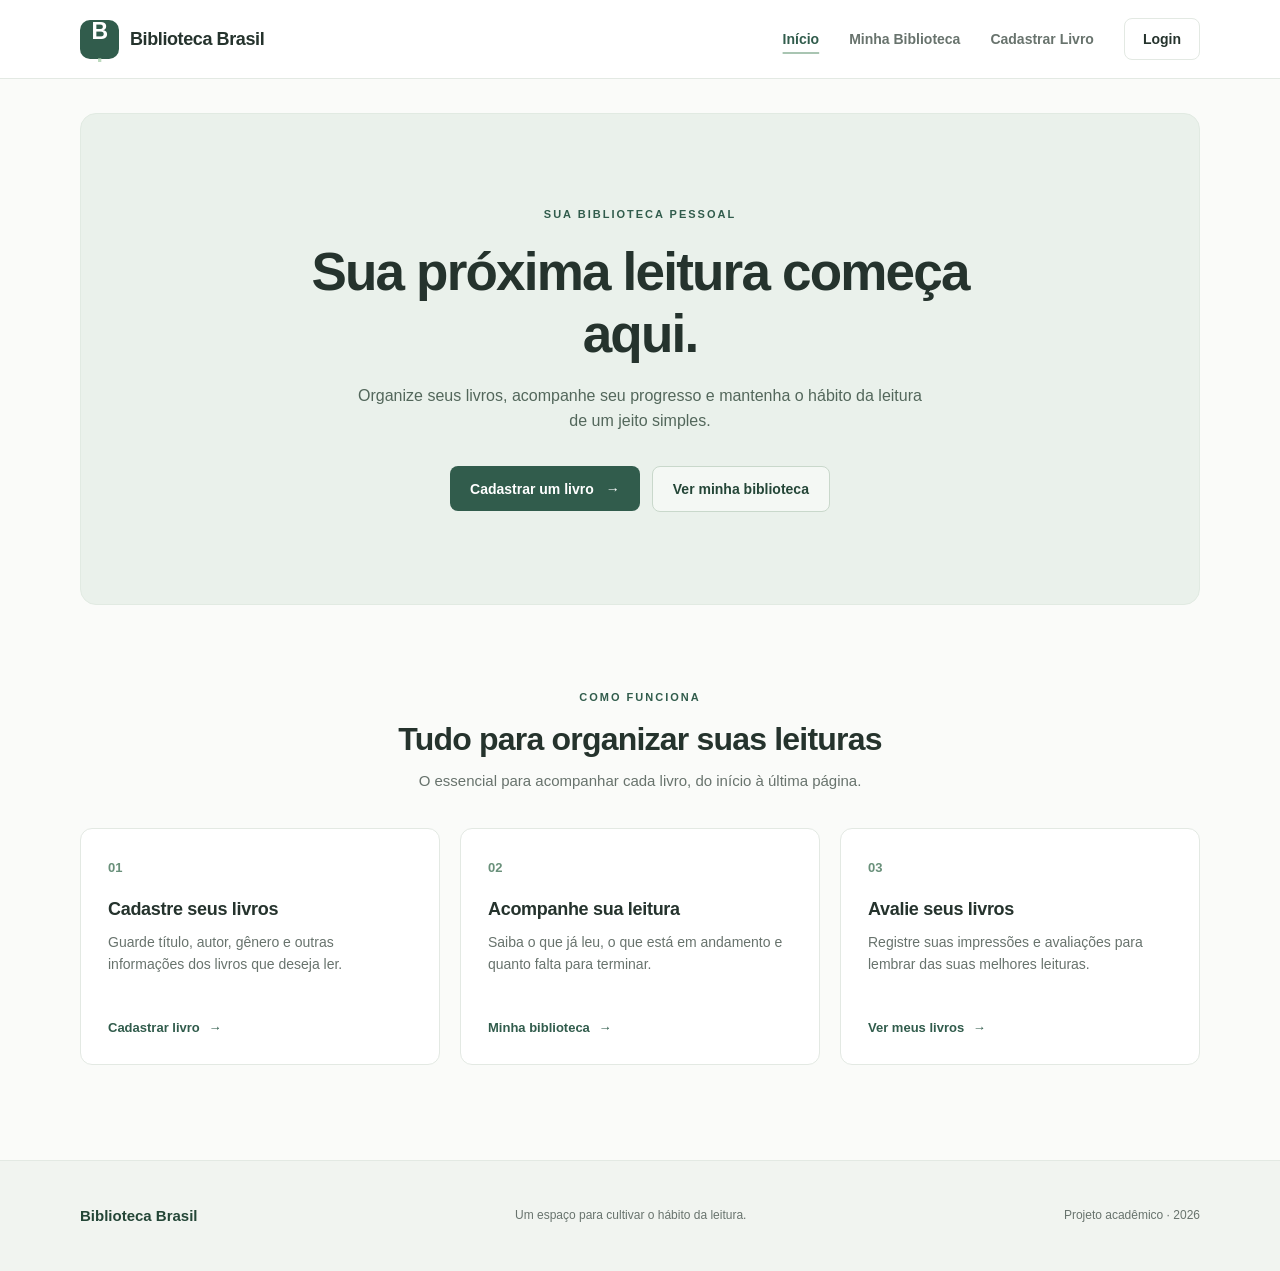
<file: index.html>
<!DOCTYPE html>
<html lang="pt-BR">
<head>
    <meta charset="UTF-8">
    <meta name="viewport" content="width=device-width, initial-scale=1.0">
    <meta name="description" content="Organize seus livros, acompanhe suas leituras e cultive o hábito de ler com a Biblioteca Brasil.">
    <title>Biblioteca Brasil | Início</title>
    <link rel="stylesheet" href="style.css">
</head>
<body>
    <header class="cabecalho">
        <div class="container cabecalho-conteudo">
            <a class="marca" href="index.html" aria-label="Biblioteca Brasil - página inicial">
                <span class="marca-simbolo" aria-hidden="true">B<span>.</span></span>
                <span>Biblioteca Brasil</span>
            </a>

            <nav class="navegacao" aria-label="Navegação principal">
                <a class="ativo" href="index.html" aria-current="page">Início</a>
                <a href="biblioteca.html">Minha Biblioteca</a>
                <a href="cadastro.html">Cadastrar Livro</a>
                <a class="link-login" href="admin.html">Login</a>
            </nav>
        </div>
    </header>

    <main>
        <section class="apresentacao" aria-labelledby="titulo-principal">
            <div class="container apresentacao-conteudo">
                <span class="etiqueta">SUA BIBLIOTECA PESSOAL</span>
                <h1 id="titulo-principal">Sua próxima leitura começa aqui.</h1>
                <p>Organize seus livros, acompanhe seu progresso e mantenha o hábito da leitura de um jeito simples.</p>
                <div class="acoes">
                    <a class="botao botao-primario" href="cadastro.html">Cadastrar um livro <span aria-hidden="true">→</span></a>
                    <a class="botao botao-secundario" href="biblioteca.html">Ver minha biblioteca</a>
                </div>
            </div>
        </section>

        <section class="funcionalidades container" aria-labelledby="titulo-funcionalidades">
            <div class="secao-cabecalho">
                <span class="etiqueta">COMO FUNCIONA</span>
                <h2 id="titulo-funcionalidades">Tudo para organizar suas leituras</h2>
                <p>O essencial para acompanhar cada livro, do início à última página.</p>
            </div>

            <div class="grade-cards">
                <article class="card">
                    <span class="card-numero" aria-hidden="true">01</span>
                    <h3>Cadastre seus livros</h3>
                    <p>Guarde título, autor, gênero e outras informações dos livros que deseja ler.</p>
                    <a href="cadastro.html">Cadastrar livro <span aria-hidden="true">→</span></a>
                </article>

                <article class="card">
                    <span class="card-numero" aria-hidden="true">02</span>
                    <h3>Acompanhe sua leitura</h3>
                    <p>Saiba o que já leu, o que está em andamento e quanto falta para terminar.</p>
                    <a href="biblioteca.html">Minha biblioteca <span aria-hidden="true">→</span></a>
                </article>

                <article class="card">
                    <span class="card-numero" aria-hidden="true">03</span>
                    <h3>Avalie seus livros</h3>
                    <p>Registre suas impressões e avaliações para lembrar das suas melhores leituras.</p>
                    <a href="biblioteca.html">Ver meus livros <span aria-hidden="true">→</span></a>
                </article>
            </div>
        </section>
    </main>

    <footer class="rodape">
        <div class="container rodape-conteudo">
            <span>Biblioteca Brasil</span>
            <p>Um espaço para cultivar o hábito da leitura.</p>
            <small>Projeto acadêmico · 2026</small>
        </div>
    </footer>
</body>
</html>
</file>
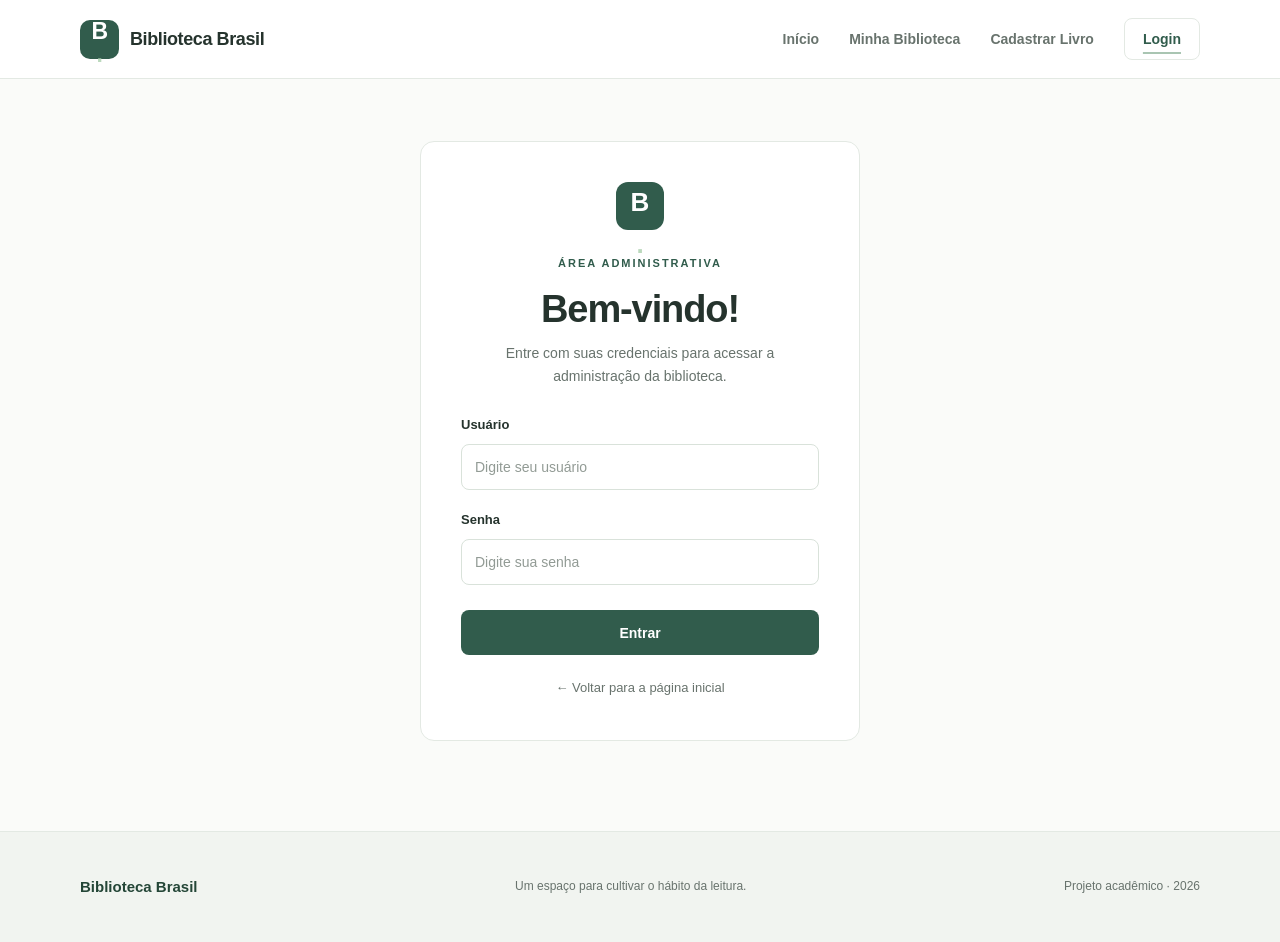
<file: admin.html>
<!DOCTYPE html>
<html lang="pt-BR">
<head>
    <meta charset="UTF-8">
    <meta name="viewport" content="width=device-width, initial-scale=1.0">
    <meta name="description" content="Acesse a área administrativa da Biblioteca Brasil.">
    <title>Biblioteca Brasil | Login</title>
    <link rel="stylesheet" href="style.css">
</head>
<body>
    <header class="cabecalho">
        <div class="container cabecalho-conteudo">
            <a class="marca" href="index.html" aria-label="Biblioteca Brasil - página inicial">
                <span class="marca-simbolo" aria-hidden="true">B<span>.</span></span>
                <span>Biblioteca Brasil</span>
            </a>
            <nav class="navegacao" aria-label="Navegação principal">
                <a href="index.html">Início</a>
                <a href="biblioteca.html">Minha Biblioteca</a>
                <a href="cadastro.html">Cadastrar Livro</a>
                <a class="link-login ativo" href="admin.html" aria-current="page">Login</a>
            </nav>
        </div>
    </header>

    <main class="pagina-interna pagina-login container">
        <section class="painel login-painel" aria-labelledby="titulo-login">
            <div class="login-icone" aria-hidden="true">B<span>.</span></div>
            <span class="etiqueta">ÁREA ADMINISTRATIVA</span>
            <h1 id="titulo-login">Bem-vindo!</h1>
            <p>Entre com suas credenciais para acessar a administração da biblioteca.</p>
            <form action="#" method="POST" class="formulario-login">
                <div class="campo">
                    <label for="usuario">Usuário</label>
                    <input type="text" id="usuario" name="usuario" placeholder="Digite seu usuário" autocomplete="username" required>
                </div>
                <div class="campo">
                    <label for="senha">Senha</label>
                    <input type="password" id="senha" name="senha" placeholder="Digite sua senha" autocomplete="current-password" required>
                </div>
                <button type="submit" class="botao botao-primario botao-largura-total">Entrar</button>
            </form>
            <a class="voltar-login" href="index.html">← Voltar para a página inicial</a>
        </section>
    </main>

    <footer class="rodape">
        <div class="container rodape-conteudo">
            <span>Biblioteca Brasil</span>
            <p>Um espaço para cultivar o hábito da leitura.</p>
            <small>Projeto acadêmico · 2026</small>
        </div>
    </footer>
</body>
</html>
</file>
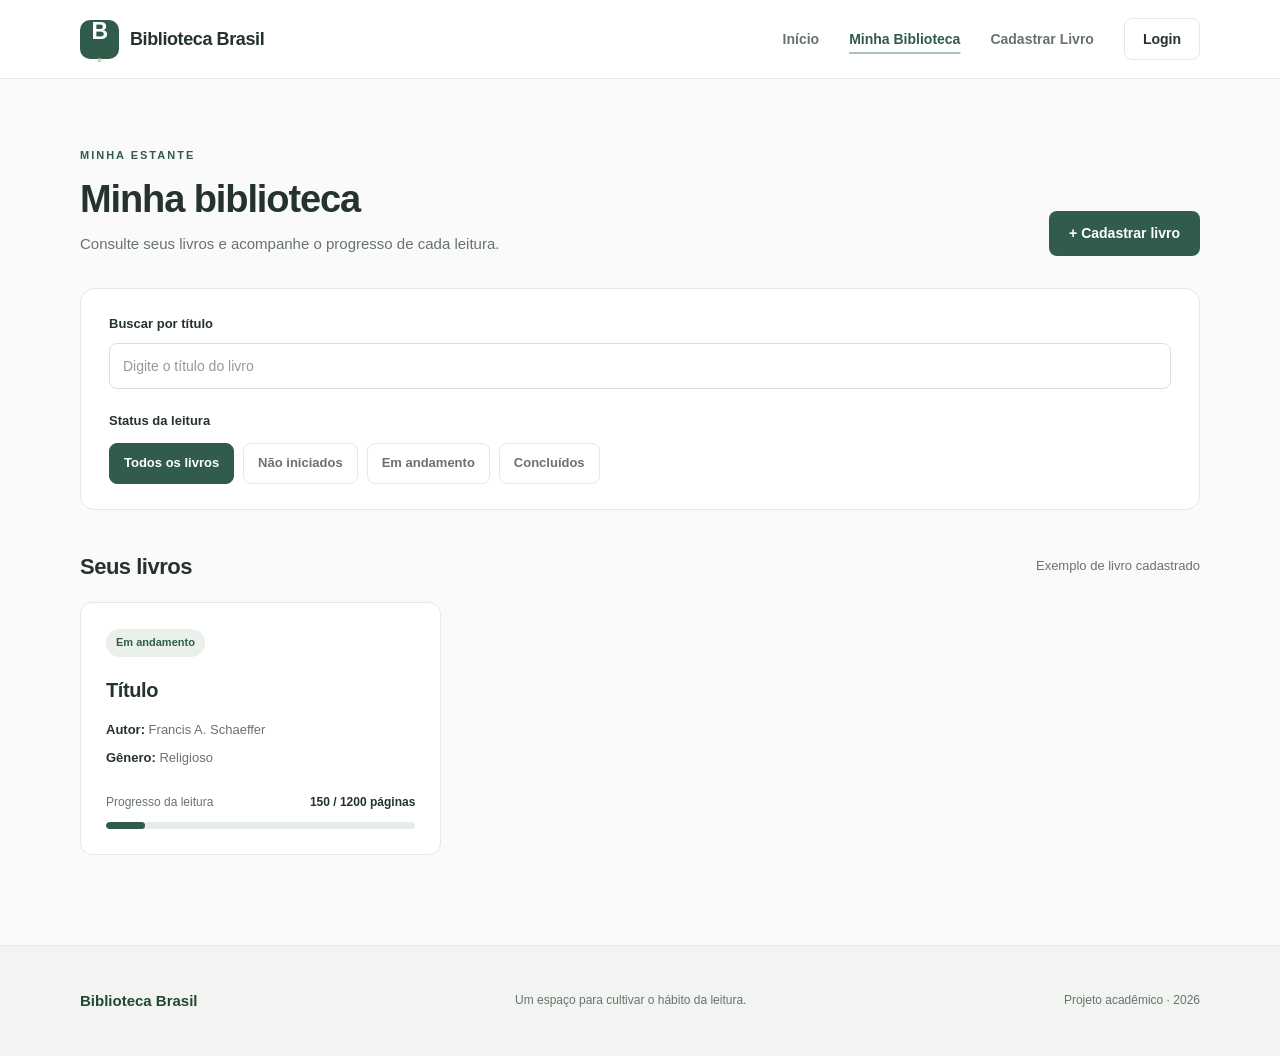
<file: biblioteca.html>
<!DOCTYPE html>
<html lang="pt-BR">
<head>
    <meta charset="UTF-8">
    <meta name="viewport" content="width=device-width, initial-scale=1.0">
    <meta name="description" content="Consulte e acompanhe seus livros na Biblioteca Brasil.">
    <title>Biblioteca Brasil | Minha Biblioteca</title>
    <link rel="stylesheet" href="style.css">
</head>
<body>
    <header class="cabecalho">
        <div class="container cabecalho-conteudo">
            <a class="marca" href="index.html" aria-label="Biblioteca Brasil - página inicial">
                <span class="marca-simbolo" aria-hidden="true">B<span>.</span></span>
                <span>Biblioteca Brasil</span>
            </a>
            <nav class="navegacao" aria-label="Navegação principal">
                <a href="index.html">Início</a>
                <a class="ativo" href="biblioteca.html" aria-current="page">Minha Biblioteca</a>
                <a href="cadastro.html">Cadastrar Livro</a>
                <a class="link-login" href="admin.html">Login</a>
            </nav>
        </div>
    </header>

    <main class="pagina-interna container">
        <div class="titulo-pagina titulo-com-acao">
            <div>
                <span class="etiqueta">MINHA ESTANTE</span>
                <h1>Minha biblioteca</h1>
                <p>Consulte seus livros e acompanhe o progresso de cada leitura.</p>
            </div>
            <a class="botao botao-primario" href="cadastro.html">+ Cadastrar livro</a>
        </div>

        <section class="painel painel-filtros filtros" aria-label="Buscar e filtrar livros">
            <div class="campo campo-busca">
                <label for="titulo">Buscar por título</label>
                <input type="search" id="titulo" name="titulo" placeholder="Digite o título do livro">
            </div>
            <div class="grupo-filtros" aria-label="Filtrar por status">
                <span class="rotulo-filtros">Status da leitura</span>
                <div class="botoes-filtros">
                    <button class="filtro-botao selecionado" type="button" id="btn-todos">Todos os livros</button>
                    <button class="filtro-botao" type="button" id="btn-nao-iniciados">Não iniciados</button>
                    <button class="filtro-botao" type="button" id="btn-em-andamento">Em andamento</button>
                    <button class="filtro-botao" type="button" id="btn-concluidos">Concluídos</button>
                </div>
            </div>
        </section>

        <section class="secao-livros" aria-labelledby="titulo-livros">
            <div class="secao-livros-cabecalho">
                <h2 id="titulo-livros">Seus livros</h2>
                <span class="texto-apoio">Exemplo de livro cadastrado</span>
            </div>
            <div class="grid-livros">
                <!-- Card de exemplo: futuramente, os dados virão do banco de dados via JavaScript. -->
                <article class="livro-card">
                    <span class="status status-andamento">Em andamento</span>
                    <h3>Título</h3>
                    <p><strong>Autor:</strong> Francis A. Schaeffer</p>
                    <p><strong>Gênero:</strong> Religioso</p>
                    <div class="progresso-texto"><span>Progresso da leitura</span><strong>150 / 1200 páginas</strong></div>
                    <div class="barra-progresso" role="progressbar" aria-label="Progresso da leitura" aria-valuenow="150" aria-valuemin="0" aria-valuemax="1200">
                        <span style="width: 12.5%"></span>
                    </div>
                </article>
            </div>
        </section>
    </main>

    <footer class="rodape">
        <div class="container rodape-conteudo">
            <span>Biblioteca Brasil</span>
            <p>Um espaço para cultivar o hábito da leitura.</p>
            <small>Projeto acadêmico · 2026</small>
        </div>
    </footer>
</body>
</html>
</file>
<file: style.css>
/* Biblioteca Brasil — identidade visual compartilhada */
:root {
    --verde: #315c4c;
    --verde-escuro: #244637;
    --verde-claro: #eaf1eb;
    --fundo: #fafbf9;
    --branco: #ffffff;
    --texto: #25332d;
    --texto-suave: #68736d;
    --borda: #e3e9e3;
    --raio: 12px;
}

* { box-sizing: border-box; }
html { scroll-behavior: smooth; }
body {
    margin: 0;
    font-family: Arial, Helvetica, sans-serif;
    color: var(--texto);
    background: var(--fundo);
    line-height: 1.6;
}
a { color: inherit; text-decoration: none; }
.container { width: min(1120px, calc(100% - 48px)); margin: 0 auto; }

/* Cabeçalho e menu */
.cabecalho { background: var(--branco); border-bottom: 1px solid var(--borda); }
.cabecalho-conteudo { min-height: 78px; display: flex; align-items: center; justify-content: space-between; gap: 24px; }
.marca { display: inline-flex; align-items: center; gap: 11px; font-weight: 700; font-size: 18px; letter-spacing: -.4px; white-space: nowrap; }
.marca-simbolo { display: grid; place-items: center; width: 39px; height: 39px; border-radius: 10px; background: var(--verde); color: white; font-size: 23px; line-height: 1; }
.marca-simbolo span { color: #bbd9bd; }
.navegacao { display: flex; align-items: center; gap: 30px; flex-wrap: wrap; }
.navegacao a { font-size: 14px; color: var(--texto-suave); font-weight: 600; transition: color .2s; }
.navegacao a:hover, .navegacao a.ativo { color: var(--verde); }
.navegacao a.ativo { text-decoration: underline; text-decoration-color: #a9c5b2; text-decoration-thickness: 2px; text-underline-offset: 8px; }
.navegacao .link-login { border: 1px solid var(--borda); border-radius: 8px; padding: 9px 18px; color: var(--texto); }
.navegacao .link-login:hover { border-color: var(--verde); color: var(--verde); }

/* Banner principal */
.apresentacao { padding: 34px 0 0; }
.apresentacao-conteudo { background: var(--verde-claro); border: 1px solid #e1eae2; border-radius: 16px; text-align: center; padding: 86px 32px 92px; }
.etiqueta { display: inline-block; color: var(--verde); font-size: 11px; letter-spacing: 2px; font-weight: 700; }
h1, h2, h3, p { margin-top: 0; }
h1 { max-width: 700px; margin: 15px auto 18px; font-size: clamp(34px, 5vw, 53px); line-height: 1.17; letter-spacing: -1.8px; }
.apresentacao p { max-width: 570px; margin: 0 auto; color: #53675b; font-size: 16px; }
.acoes { display: flex; justify-content: center; align-items: center; gap: 12px; flex-wrap: wrap; margin-top: 32px; }
.botao { min-height: 45px; display: inline-flex; align-items: center; justify-content: center; gap: 12px; border-radius: 8px; padding: 11px 20px; font-size: 14px; font-weight: 700; transition: background .2s, transform .2s, border-color .2s; }
.botao:hover { transform: translateY(-2px); }
.botao-primario { background: var(--verde); color: var(--branco); }
.botao-primario:hover { background: var(--verde-escuro); }
.botao-secundario { border: 1px solid #c9d8cb; color: var(--verde-escuro); background: rgba(255,255,255,.45); }
.botao-secundario:hover { border-color: var(--verde); background: white; }

/* Três funcionalidades do protótipo */
.funcionalidades { padding-top: 78px; padding-bottom: 95px; }
.secao-cabecalho { text-align: center; margin-bottom: 35px; }
.secao-cabecalho h2 { font-size: clamp(25px, 3vw, 32px); line-height: 1.25; letter-spacing: -.8px; margin: 10px 0; }
.secao-cabecalho p { color: var(--texto-suave); font-size: 15px; }
.grade-cards { display: grid; grid-template-columns: repeat(3, 1fr); gap: 20px; }
.card { display: flex; flex-direction: column; align-items: flex-start; min-height: 237px; border: 1px solid var(--borda); border-radius: var(--raio); background: var(--branco); padding: 29px 27px 25px; transition: transform .2s, box-shadow .2s; }
.card:hover { transform: translateY(-3px); box-shadow: 0 9px 24px rgba(29, 58, 41, .06); }
.card-numero { display: inline-block; font-size: 13px; color: #69907a; font-weight: 700; margin-bottom: 19px; }
.card h3 { font-size: 18px; line-height: 1.3; margin-bottom: 10px; letter-spacing: -.3px; }
.card p { color: var(--texto-suave); font-size: 14px; margin-bottom: 21px; }
.card a { margin-top: auto; color: var(--verde); font-size: 13px; font-weight: 700; }
.card a:hover { text-decoration: underline; text-underline-offset: 4px; }
.card a span { padding-left: 5px; }

/* Rodapé */
.rodape { background: #f1f4f0; border-top: 1px solid var(--borda); }
.rodape-conteudo { min-height: 110px; display: flex; align-items: center; justify-content: space-between; gap: 16px; }
.rodape span { font-weight: 700; color: var(--verde-escuro); font-size: 15px; }
.rodape p, .rodape small { color: var(--texto-suave); font-size: 12px; margin: 0; }

/* Telas menores */
@media (max-width: 800px) {
    .cabecalho-conteudo { flex-direction: column; justify-content: center; padding: 19px 0; gap: 17px; }
    .navegacao { justify-content: center; gap: 13px 20px; }
    .grade-cards { grid-template-columns: 1fr; max-width: 520px; margin: auto; }
    .card { min-height: 205px; }
    .funcionalidades { padding: 64px 0 75px; }
    .rodape-conteudo { flex-direction: column; justify-content: center; text-align: center; padding: 24px 0; gap: 5px; }
}
@media (max-width: 480px) {
    .container { width: min(100% - 30px, 1120px); }
    .marca { font-size: 16px; }
    .navegacao { gap: 12px 15px; }
    .navegacao a { font-size: 12px; }
    .navegacao .link-login { padding: 6px 11px; }
    .apresentacao { padding-top: 16px; }
    .apresentacao-conteudo { padding: 67px 20px; }
    h1 { letter-spacing: -1px; }
    .apresentacao p { font-size: 14px; }
    .acoes { flex-direction: column; align-items: stretch; }
    .card { padding: 25px; }
}

/* Páginas internas: cadastro, biblioteca e login */
body { min-height: 100vh; display: flex; flex-direction: column; }
main { flex: 1; }
button, input, select { font: inherit; }
button { cursor: pointer; }
:focus-visible { outline: 3px solid #85b9a0; outline-offset: 3px; }
.pagina-interna { padding-top: 62px; padding-bottom: 90px; }
.titulo-pagina { margin-bottom: 32px; }
.titulo-pagina h1, .login-painel h1 { max-width: none; margin: 10px 0 10px; font-size: clamp(29px, 4vw, 38px); letter-spacing: -1.1px; line-height: 1.2; }
.titulo-pagina p { margin-bottom: 0; font-size: 15px; color: var(--texto-suave); }
.centralizado { text-align: center; }
.painel { background: var(--branco); border: 1px solid var(--borda); border-radius: 14px; }

/* Cadastro */
.formulario-painel { max-width: 760px; margin: 0 auto; padding: 35px; }
.formulario-livro { display: grid; grid-template-columns: repeat(2, minmax(0, 1fr)); gap: 24px; }
.campo { display: flex; flex-direction: column; gap: 8px; min-width: 0; }
.campo label, .rotulo-filtros { color: var(--texto); font-size: 13px; font-weight: 700; }
.campo input, .campo select { width: 100%; min-height: 45px; padding: 11px 13px; border: 1px solid #d9e2da; border-radius: 8px; background: #fff; color: var(--texto); font-size: 14px; outline: none; transition: border-color .2s, box-shadow .2s; }
.campo input::placeholder { color: #929b95; }
.campo input:focus, .campo select:focus { border-color: var(--verde); box-shadow: 0 0 0 3px rgba(49, 92, 76, .1); }
.acoes-formulario { grid-column: 1 / -1; display: flex; justify-content: flex-end; gap: 12px; border-top: 1px solid var(--borda); padding-top: 23px; margin-top: 4px; }
.acoes-formulario .botao, .formulario-login .botao { border: 0; }
.acoes-formulario .botao-secundario { border: 1px solid #c9d8cb; }

/* Minha biblioteca */
.titulo-com-acao { display: flex; align-items: end; justify-content: space-between; gap: 22px; }
.titulo-com-acao .botao { white-space: nowrap; }
.painel-filtros { padding: 25px 28px; }
.campo-busca { max-width: 100%; }
.grupo-filtros { margin-top: 22px; }
.rotulo-filtros { display: block; margin-bottom: 11px; }
.botoes-filtros { display: flex; flex-wrap: wrap; gap: 9px; }
.filtro-botao { border: 1px solid var(--borda); background: #fff; color: var(--texto-suave); border-radius: 8px; padding: 9px 14px; font-size: 13px; font-weight: 600; transition: background .2s, border-color .2s, color .2s; }
.filtro-botao:hover { border-color: var(--verde); color: var(--verde); background: var(--verde-claro); }
.filtro-botao.selecionado { background: var(--verde); border-color: var(--verde); color: white; }
.secao-livros { margin-top: 39px; }
.secao-livros-cabecalho { display: flex; align-items: center; justify-content: space-between; gap: 10px; margin-bottom: 18px; }
.secao-livros h2 { font-size: 22px; letter-spacing: -.5px; margin: 0; }
.texto-apoio { color: var(--texto-suave); font-size: 13px; }
.grid-livros { display: grid; grid-template-columns: repeat(3, minmax(0, 1fr)); gap: 18px; }
.livro-card { background: var(--branco); border: 1px solid var(--borda); border-radius: var(--raio); padding: 25px; }
.livro-card h3 { margin: 17px 0 14px; font-size: 20px; letter-spacing: -.4px; }
.livro-card p { font-size: 13px; color: var(--texto-suave); margin-bottom: 7px; }
.livro-card p strong { color: var(--texto); }
.status { display: inline-block; padding: 5px 10px; font-size: 11px; font-weight: 700; border-radius: 20px; background: #eef2ee; color: #52685b; }
.status-andamento { background: #eaf1eb; color: var(--verde); }
.progresso-texto { display: flex; justify-content: space-between; flex-wrap: wrap; gap: 5px; margin: 25px 0 9px; font-size: 12px; color: var(--texto-suave); }
.progresso-texto strong { color: var(--texto); }
.barra-progresso { height: 7px; overflow: hidden; background: #e7eee8; border-radius: 10px; }
.barra-progresso span { display: block; height: 100%; background: var(--verde); border-radius: inherit; }

/* Login administrativo */
.pagina-login { display: flex; align-items: center; justify-content: center; }
.login-painel { width: min(100%, 440px); padding: 40px; text-align: center; }
.login-icone { display: grid; place-items: center; width: 48px; height: 48px; margin: 0 auto 19px; background: var(--verde); border-radius: 12px; color: white; font-weight: 700; font-size: 26px; }
.login-icone span { color: #bbd9bd; }
.login-painel h1 { margin-top: 12px; }
.login-painel > p { color: var(--texto-suave); font-size: 14px; margin-bottom: 28px; }
.formulario-login { text-align: left; display: grid; gap: 20px; }
.botao-largura-total { width: 100%; margin-top: 5px; }
.voltar-login { display: inline-block; margin-top: 23px; color: var(--texto-suave); font-size: 13px; }
.voltar-login:hover { color: var(--verde); text-decoration: underline; }

@media (max-width: 800px) {
    .grid-livros { grid-template-columns: repeat(2, minmax(0, 1fr)); }
}
@media (max-width: 600px) {
    .pagina-interna { padding-top: 40px; padding-bottom: 65px; }
    .formulario-painel { padding: 23px; }
    .formulario-livro { grid-template-columns: 1fr; gap: 19px; }
    .titulo-com-acao { align-items: flex-start; flex-direction: column; }
    .painel-filtros { padding: 20px; }
    .grid-livros { grid-template-columns: 1fr; }
    .secao-livros-cabecalho { align-items: flex-start; flex-direction: column; }
    .login-painel { padding: 30px 24px; }
}
@media (max-width: 380px) {
    .acoes-formulario { flex-direction: column-reverse; }
    .acoes-formulario .botao { width: 100%; }
}
</file>
